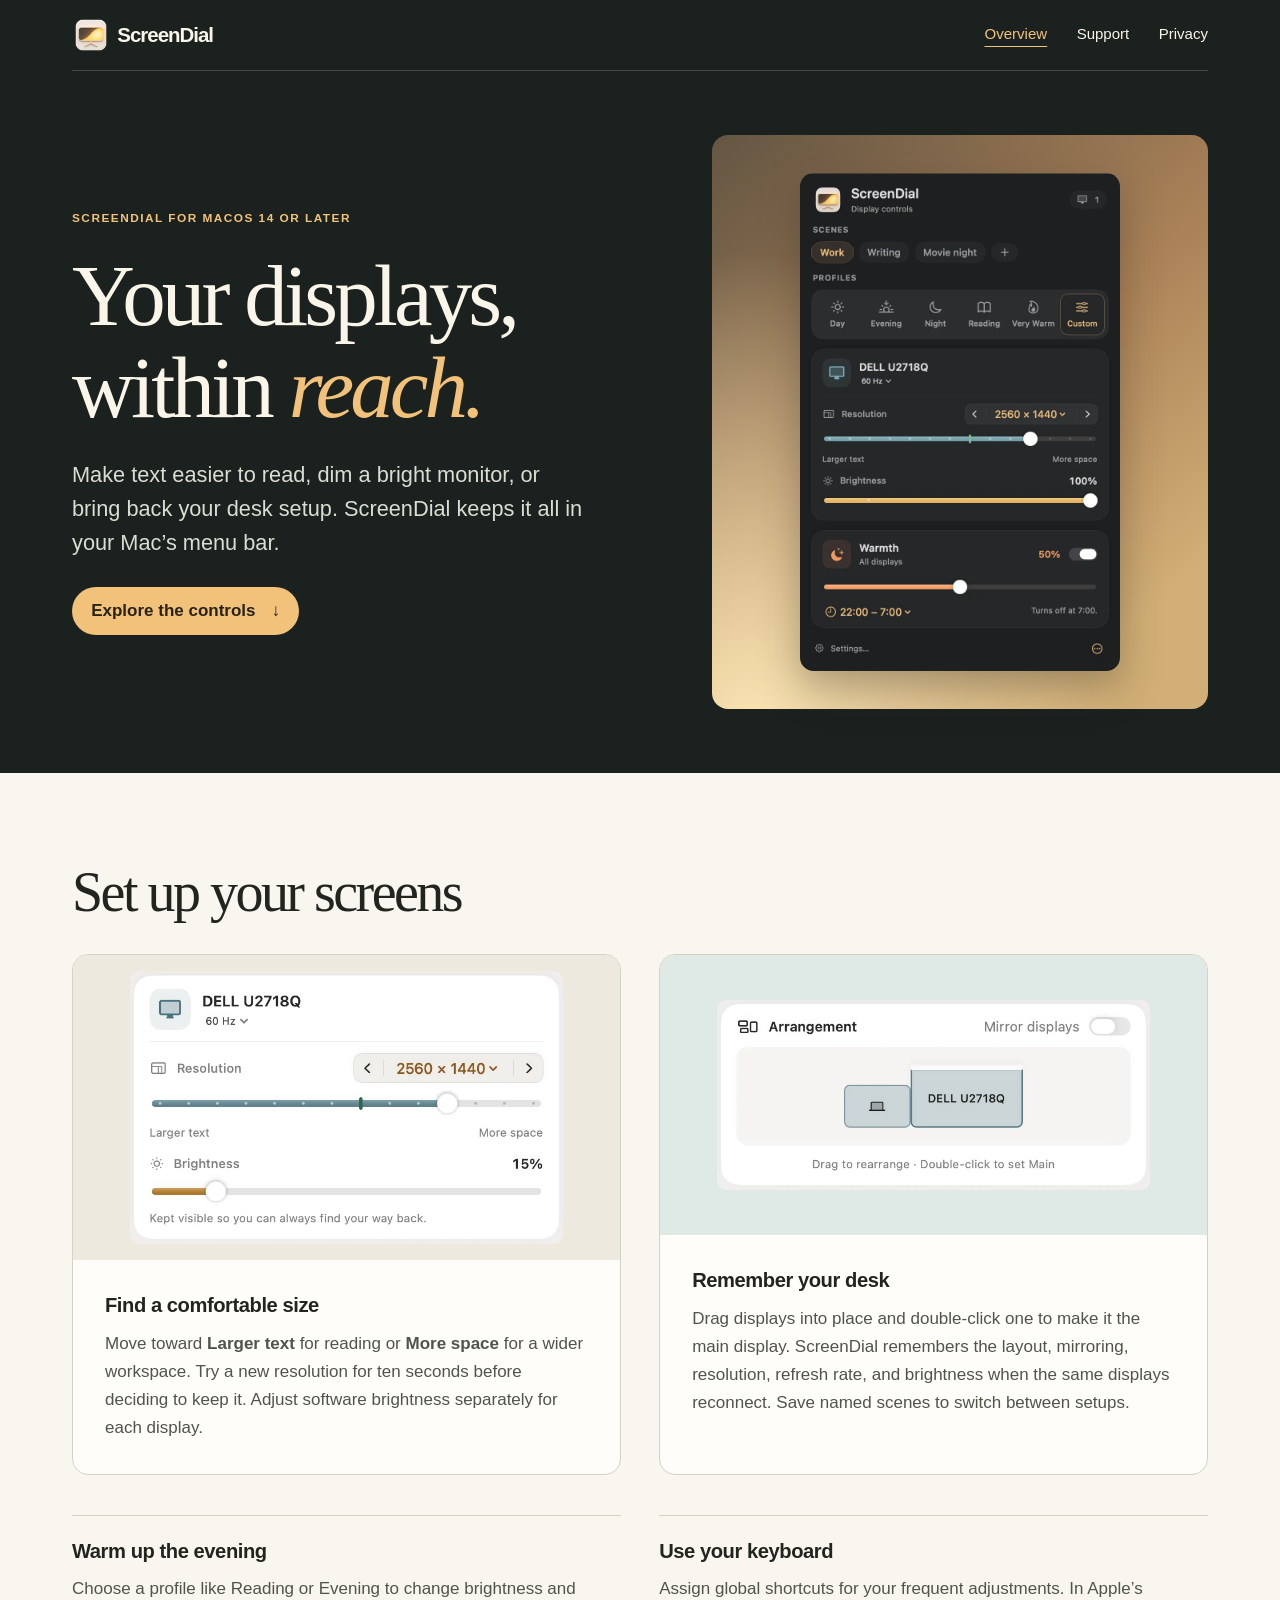
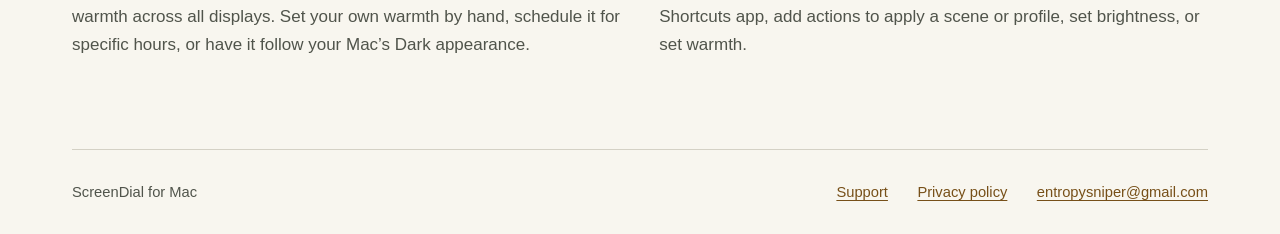
<file: index.html>
<!doctype html>
<html lang="en">
<head>
  <meta charset="utf-8">
  <meta name="viewport" content="width=device-width, initial-scale=1">
  <meta name="description" content="Adjust display scaling, brightness, and warmth from the Mac menu bar. Save a scene for each desk with ScreenDial for macOS 14 or later.">
  <meta name="referrer" content="no-referrer">
  <title>ScreenDial for Mac | Menu bar display controls</title>
  <link rel="icon" href="assets/screendial.png" type="image/png">
  <link rel="stylesheet" href="style.css">
</head>
<body>
  <a class="skip" href="#main">Skip to content</a>
  <header class="mast">
    <div class="wrap topbar">
      <a class="brand" href="index.html"><img src="assets/screendial.png" alt="" width="38" height="38">ScreenDial</a>
      <nav aria-label="Main navigation">
          <a href="index.html" aria-current="page">Overview</a>
          <a href="support.html">Support</a>
          <a href="privacy.html">Privacy</a>
      </nav>
    </div>
  </header>
  <main id="main" tabindex="-1">
    <div class="hero-band">
      <section class="hero wrap" aria-labelledby="product-title">
        <div class="headline">
          <p class="eyebrow">ScreenDial for macOS 14 or later</p>
          <h1 id="product-title">Your displays,<br>within <em>reach.</em></h1>
          <p class="lead">Make text easier to read, dim a bright monitor, or bring back your desk setup. ScreenDial keeps it all in your Mac’s menu bar.</p>
          <a class="button" href="#controls">Explore the controls <span aria-hidden="true">↓</span></a>
        </div>
        <div class="stage">
          <img src="assets/panel.webp" alt="ScreenDial panel showing saved scenes, five profiles, a resolution slider, and warmth scheduled from 10 pm to 7 am." width="800" height="1244" fetchpriority="high">
        </div>
      </section>
    </div>
    <section class="wrap controls" id="controls" aria-labelledby="controls-title">
      <h2 id="controls-title">Set up your screens</h2>
      <div class="cards">
        <article class="card">
          <div class="detail-image"><img src="assets/display-controls.webp" width="756" height="478" loading="lazy" alt="Resolution slider between Larger text and More space, above a separate brightness slider."></div>
          <div class="card-copy"><h3>Find a comfortable size</h3><p>Move toward <strong>Larger text</strong> for reading or <strong>More space</strong> for a wider workspace. Try a new resolution for ten seconds before deciding to keep it. Adjust software brightness separately for each display.</p></div>
        </article>
        <article class="card">
          <div class="detail-image desk"><img src="assets/arrangement.webp" width="756" height="332" loading="lazy" alt="Arrangement panel with a built-in screen next to an external monitor and a Mirror displays switch."></div>
          <div class="card-copy"><h3>Remember your desk</h3><p>Drag displays into place and double-click one to make it the main display. ScreenDial remembers the layout, mirroring, resolution, refresh rate, and brightness when the same displays reconnect. Save named scenes to switch between setups.</p></div>
        </article>
      </div>
      <div class="notes">
        <article><h3>Warm up the evening</h3><p>Choose a profile like Reading or Evening to change brightness and warmth across all displays. Set your own warmth by hand, schedule it for specific hours, or have it follow your Mac’s Dark appearance.</p></article>
        <article><h3>Use your keyboard</h3><p>Assign global shortcuts for your frequent adjustments. In Apple’s Shortcuts app, add actions to apply a scene or profile, set brightness, or set warmth.</p></article>
      </div>
    </section>
  </main>
  <footer class="wrap footer">
    <span>ScreenDial for Mac</span>
    <nav aria-label="Footer"><a href="support.html">Support</a><a href="privacy.html">Privacy policy</a><a href="mailto:entropysniper@gmail.com">entropysniper@gmail.com</a></nav>
  </footer>
</body>
</html>
</file>
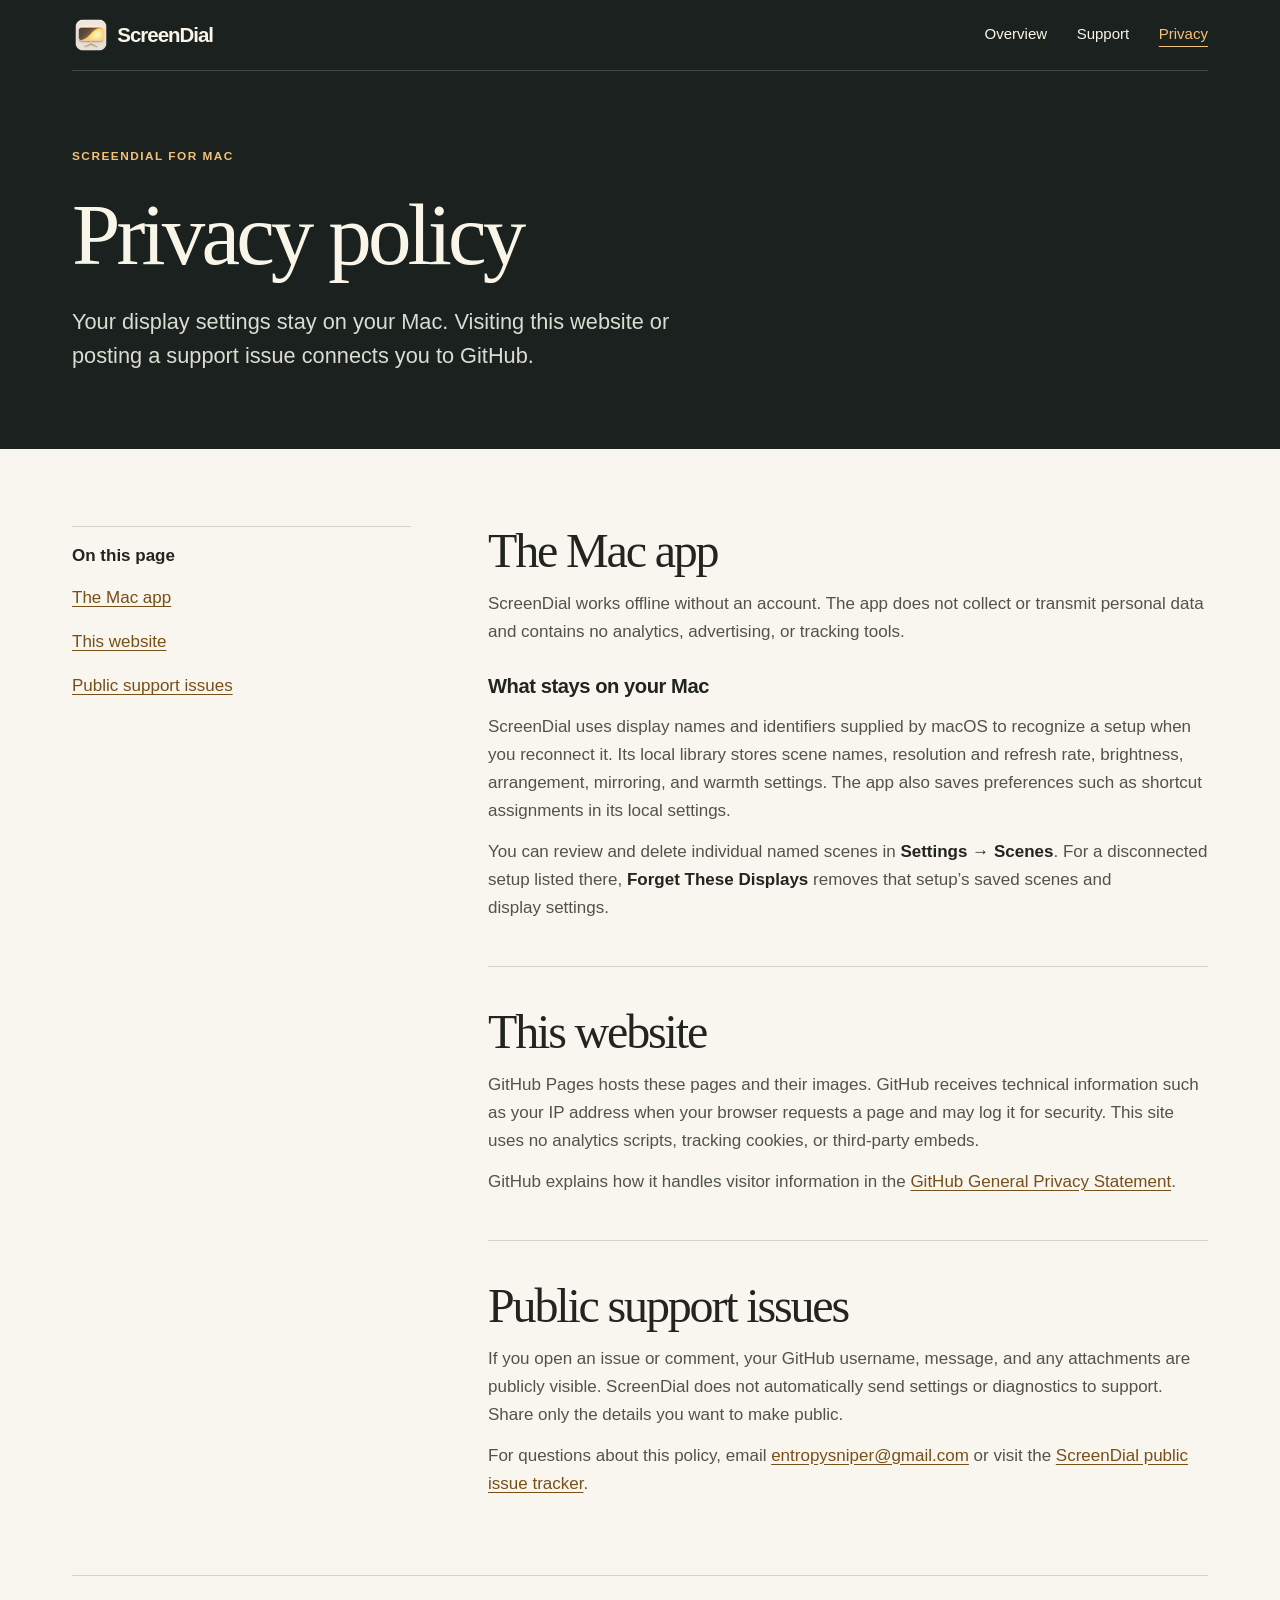
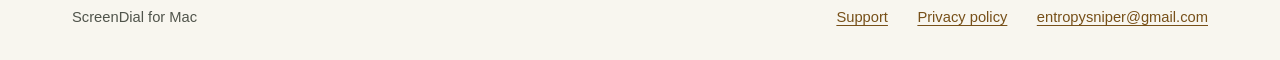
<file: privacy.html>
<!doctype html>
<html lang="en">
<head>
  <meta charset="utf-8">
  <meta name="viewport" content="width=device-width, initial-scale=1">
  <meta name="description" content="How ScreenDial stores display preferences on your Mac, how GitHub Pages handles visits, and what becomes public when you contact support.">
  <meta name="referrer" content="no-referrer">
  <title>ScreenDial Privacy Policy | App, website, and support</title>
  <link rel="icon" href="assets/screendial.png" type="image/png">
  <link rel="stylesheet" href="style.css">
</head>
<body>
  <a class="skip" href="#main">Skip to content</a>
  <header class="mast">
    <div class="wrap topbar">
      <a class="brand" href="index.html"><img src="assets/screendial.png" alt="" width="38" height="38">ScreenDial</a>
      <nav aria-label="Main navigation">
          <a href="index.html">Overview</a>
          <a href="support.html">Support</a>
          <a href="privacy.html" aria-current="page">Privacy</a>
      </nav>
    </div>
  </header>
  <main id="main" tabindex="-1">
    <div class="page-intro"><div class="wrap"><p class="eyebrow">ScreenDial for Mac</p><h1>Privacy policy</h1><p class="lead">Your display settings stay on your Mac. Visiting this website or posting a support issue connects you to GitHub.</p></div></div>
    <div class="wrap reading-layout">
      <nav class="toc" aria-label="Privacy topics"><strong>On this page</strong><a href="#app">The Mac app</a><a href="#site">This website</a><a href="#issues">Public support issues</a></nav>
      <div class="reading">
        <section id="app"><h2>The Mac app</h2><p>ScreenDial works offline without an account. The app does not collect or transmit personal data and contains no analytics, advertising, or tracking tools.</p>
          <h3>What stays on your Mac</h3><p>ScreenDial uses display names and identifiers supplied by macOS to recognize a setup when you reconnect it. Its local library stores scene names, resolution and refresh rate, brightness, arrangement, mirroring, and warmth settings. The app also saves preferences such as shortcut assignments in its local settings.</p><p>You can review and delete individual named scenes in <strong>Settings → Scenes</strong>. For a disconnected setup listed there, <strong>Forget These Displays</strong> removes that setup’s saved scenes and display settings.</p>
        </section>
        <section id="site"><h2>This website</h2><p>GitHub Pages hosts these pages and their images. GitHub receives technical information such as your IP address when your browser requests a page and may log it for security. This site uses no analytics scripts, tracking cookies, or third-party embeds.</p><p>GitHub explains how it handles visitor information in the <a href="https://docs.github.com/en/site-policy/privacy-policies/github-general-privacy-statement">GitHub General Privacy Statement</a>.</p></section>
        <section id="issues"><h2>Public support issues</h2><p>If you open an issue or comment, your GitHub username, message, and any attachments are publicly visible. ScreenDial does not automatically send settings or diagnostics to support. Share only the details you want to make public.</p><p>For questions about this policy, email <a href="mailto:entropysniper@gmail.com">entropysniper@gmail.com</a> or visit the <a href="https://github.com/entropysniper-app/screendial.app/issues">ScreenDial public issue tracker</a>.</p></section>
      </div>
    </div>
  </main>
  <footer class="wrap footer">
    <span>ScreenDial for Mac</span>
    <nav aria-label="Footer"><a href="support.html">Support</a><a href="privacy.html">Privacy policy</a><a href="mailto:entropysniper@gmail.com">entropysniper@gmail.com</a></nav>
  </footer>
</body>
</html>
</file>
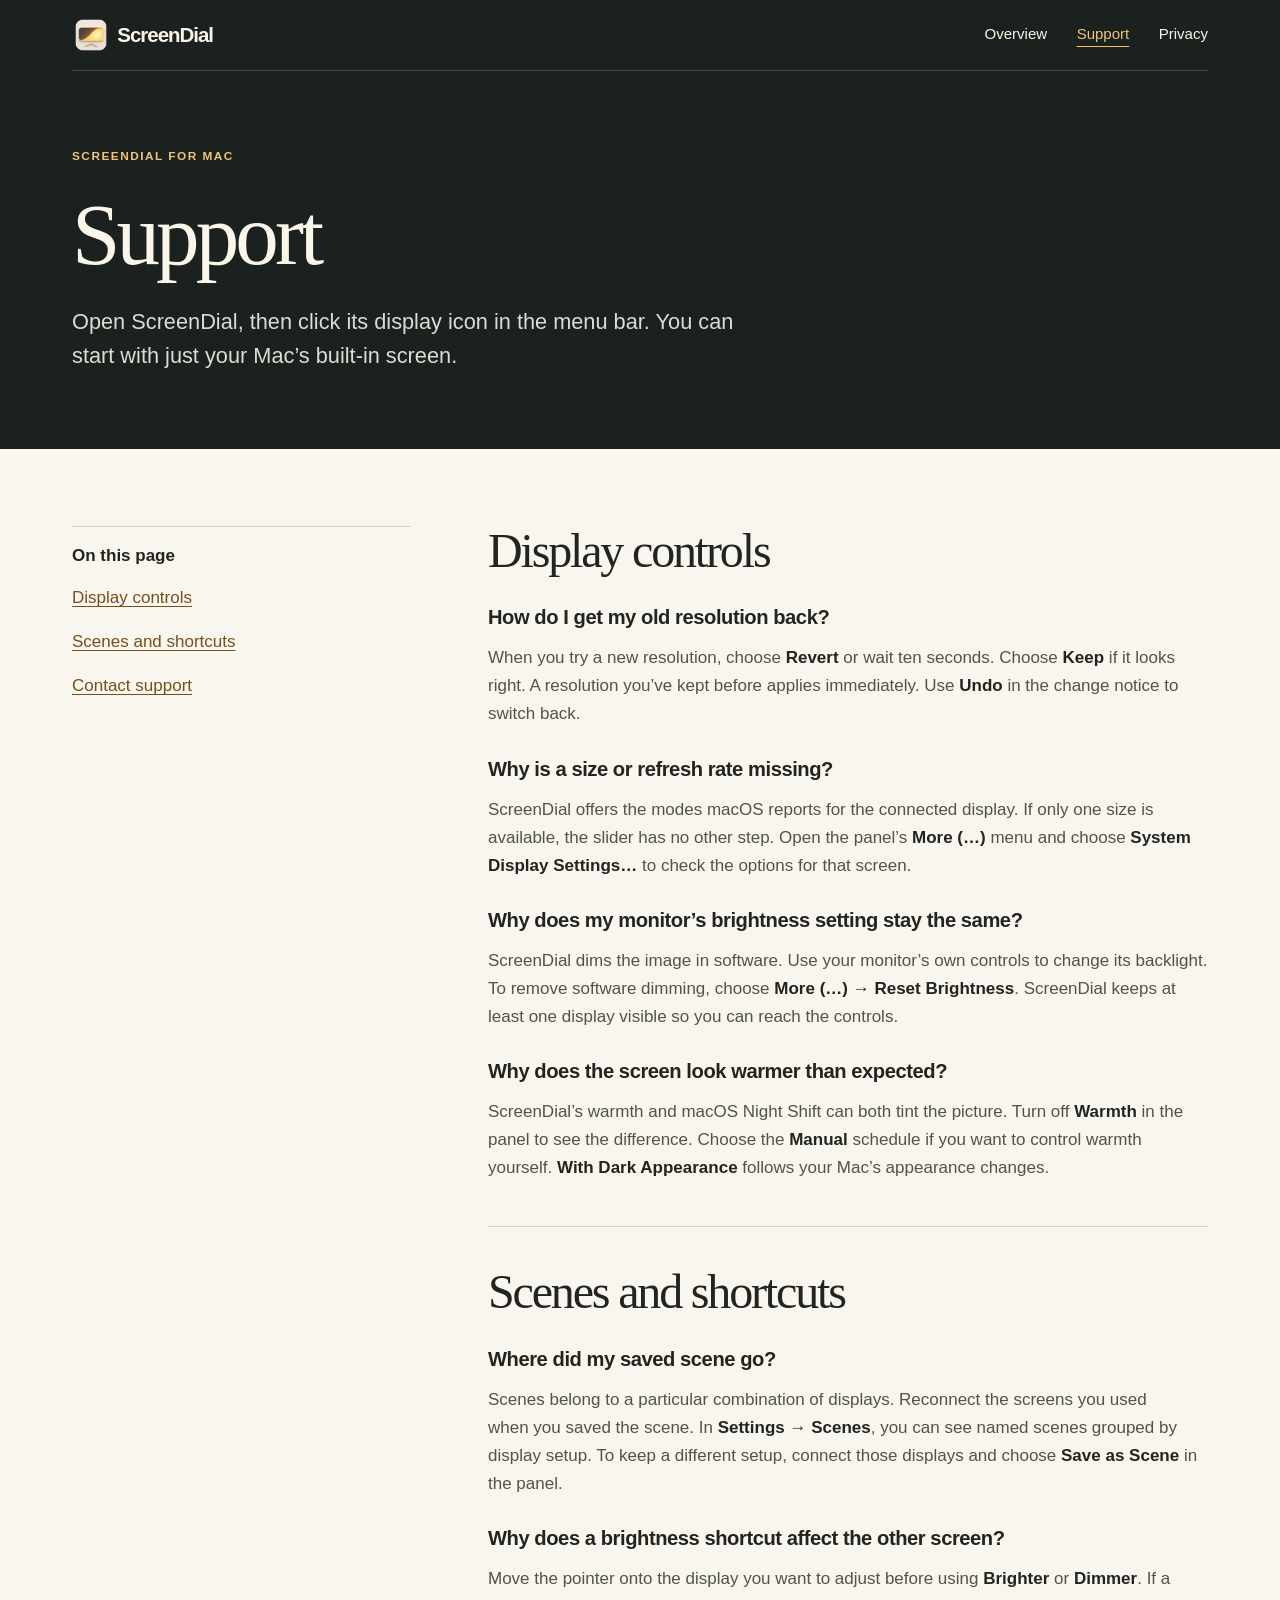
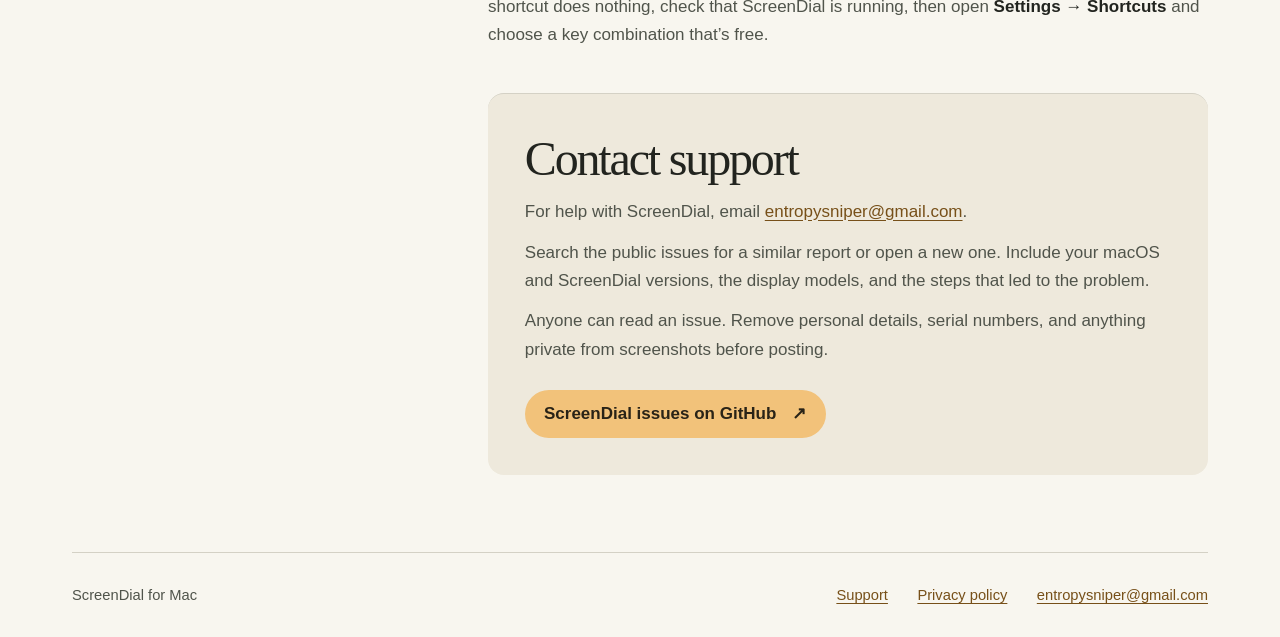
<file: support.html>
<!doctype html>
<html lang="en">
<head>
  <meta charset="utf-8">
  <meta name="viewport" content="width=device-width, initial-scale=1">
  <meta name="description" content="Get help with the ScreenDial menu bar panel, resolution, brightness, warmth, scenes, and keyboard shortcuts. Contact support by email or through GitHub issues.">
  <meta name="referrer" content="no-referrer">
  <title>ScreenDial Support | Setup and troubleshooting</title>
  <link rel="icon" href="assets/screendial.png" type="image/png">
  <link rel="stylesheet" href="style.css">
</head>
<body>
  <a class="skip" href="#main">Skip to content</a>
  <header class="mast">
    <div class="wrap topbar">
      <a class="brand" href="index.html"><img src="assets/screendial.png" alt="" width="38" height="38">ScreenDial</a>
      <nav aria-label="Main navigation">
          <a href="index.html">Overview</a>
          <a href="support.html" aria-current="page">Support</a>
          <a href="privacy.html">Privacy</a>
      </nav>
    </div>
  </header>
  <main id="main" tabindex="-1">
    <div class="page-intro"><div class="wrap"><p class="eyebrow">ScreenDial for Mac</p><h1>Support</h1><p class="lead">Open ScreenDial, then click its display icon in the menu bar. You can start with just your Mac’s built-in screen.</p></div></div>
    <div class="wrap reading-layout">
      <nav class="toc" aria-label="Support topics"><strong>On this page</strong><a href="#display">Display controls</a><a href="#scenes">Scenes and shortcuts</a><a href="#contact">Contact support</a></nav>
      <div class="reading">
        <section id="display"><h2>Display controls</h2>
          <h3>How do I get my old resolution back?</h3><p>When you try a new resolution, choose <strong>Revert</strong> or wait ten seconds. Choose <strong>Keep</strong> if it looks right. A resolution you’ve kept before applies immediately. Use <strong>Undo</strong> in the change notice to switch back.</p>
          <h3>Why is a size or refresh rate missing?</h3><p>ScreenDial offers the modes macOS reports for the connected display. If only one size is available, the slider has no other step. Open the panel’s <strong>More (…)</strong> menu and choose <strong>System Display Settings…</strong> to check the options for that screen.</p>
          <h3>Why does my monitor’s brightness setting stay the same?</h3><p>ScreenDial dims the image in software. Use your monitor’s own controls to change its backlight. To remove software dimming, choose <strong>More (…) → Reset Brightness</strong>. ScreenDial keeps at least one display visible so you can reach the controls.</p>
          <h3>Why does the screen look warmer than expected?</h3><p>ScreenDial’s warmth and macOS Night Shift can both tint the picture. Turn off <strong>Warmth</strong> in the panel to see the difference. Choose the <strong>Manual</strong> schedule if you want to control warmth yourself. <strong>With Dark Appearance</strong> follows your Mac’s appearance changes.</p>
        </section>
        <section id="scenes"><h2>Scenes and shortcuts</h2>
          <h3>Where did my saved scene go?</h3><p>Scenes belong to a particular combination of displays. Reconnect the screens you used when you saved the scene. In <strong>Settings → Scenes</strong>, you can see named scenes grouped by display setup. To keep a different setup, connect those displays and choose <strong>Save as Scene</strong> in the panel.</p>
          <h3>Why does a brightness shortcut affect the other screen?</h3><p>Move the pointer onto the display you want to adjust before using <strong>Brighter</strong> or <strong>Dimmer</strong>. If a shortcut does nothing, check that ScreenDial is running, then open <strong>Settings → Shortcuts</strong> and choose a key combination that’s free.</p>
        </section>
        <section id="contact" class="contact"><h2>Contact support</h2><p>For help with ScreenDial, email <a href="mailto:entropysniper@gmail.com">entropysniper@gmail.com</a>.</p><p>Search the public issues for a similar report or open a new one. Include your macOS and ScreenDial versions, the display models, and the steps that led to the problem.</p><p>Anyone can read an issue. Remove personal details, serial numbers, and anything private from screenshots before posting.</p><a class="button" href="https://github.com/entropysniper-app/screendial.app/issues">ScreenDial issues on GitHub <span aria-hidden="true">↗</span></a></section>
      </div>
    </div>
  </main>
  <footer class="wrap footer">
    <span>ScreenDial for Mac</span>
    <nav aria-label="Footer"><a href="support.html">Support</a><a href="privacy.html">Privacy policy</a><a href="mailto:entropysniper@gmail.com">entropysniper@gmail.com</a></nav>
  </footer>
</body>
</html>
</file>
<file: style.css>
:root {
  color-scheme: light;
  --paper: #f8f6ef;
  --card: #fffdf9;
  --ink: #22241f;
  --muted: #50544b;
  --line: #d4d1c5;
  --night: #1b211e;
  --light: #f9f5e8;
  --gold: #f2c27a;
  --accent: #775019;
  --serif: 'Iowan Old Style', 'Palatino Linotype', Palatino, Georgia, serif;
}
* { box-sizing: border-box; }
body {
  margin: 0;
  font: 1.0625rem/1.65 -apple-system, BlinkMacSystemFont, 'Segoe UI', sans-serif;
  color: var(--ink);
  background: var(--paper);
}
a { color: var(--accent); text-underline-offset: .2em; }
a:hover { text-decoration-thickness: 2px; }
a:focus-visible { outline: 3px solid #127bb1; outline-offset: 4px; }
img { display: block; max-width: 100%; height: auto; }
h1, h2, h3, p { margin: 0; }
h1, h2 { font-family: var(--serif); font-weight: 500; line-height: 1.06; letter-spacing: -.045em; }
h1 { font-size: clamp(3.4rem, 6.8vw, 6.3rem); }
h2 { font-size: clamp(2.25rem, 4.5vw, 3.5rem); }
h3 { font-size: 1.26rem; letter-spacing: -.022em; line-height: 1.35; }
p { text-wrap: pretty; }
.wrap { width: min(71rem, calc(100% - 3rem)); margin-inline: auto; }
.skip { position: absolute; z-index: 5; top: -8rem; left: 1rem; padding: .6rem 1rem; background: var(--card); }
.skip:focus { top: .5rem; }
.mast, .hero-band, .page-intro { background: var(--night); color: var(--light); }
.topbar, .footer { display: flex; align-items: center; justify-content: space-between; gap: 1rem; }
.topbar { padding-block: .8rem; border-bottom: 1px solid #434943; }
nav { display: flex; align-items: center; gap: clamp(.8rem, 2.3vw, 2rem); }
.topbar a, .footer a, .toc a { display: inline-flex; align-items: center; min-height: 44px; }
.topbar a { color: inherit; text-decoration: none; }
.brand { gap: .46rem; font-size: 1.28rem; font-weight: 700; letter-spacing: -.05em; }
.topbar nav a { font-size: .94rem; }
.topbar nav a:hover, .topbar nav a[aria-current] { color: var(--gold); text-decoration: underline; text-underline-offset: .45em; }
.hero { display: grid; grid-template-columns: 1fr .88fr; align-items: center; gap: clamp(2rem, 6vw, 6rem); padding-block: clamp(2.5rem, 5vw, 5rem); }
.eyebrow { font-size: .74rem; font-weight: 700; text-transform: uppercase; letter-spacing: .125em; color: var(--gold); margin-bottom: 1.35rem; }
h1 em { color: var(--gold); }
.lead { margin-top: 1.5rem; font-size: clamp(1.125rem, 1.7vw, 1.36rem); line-height: 1.56; color: #d9ddd2; max-width: 43ch; }
.button { display: inline-flex; align-items: center; gap: 1rem; min-height: 46px; margin-top: 1.65rem; padding: .63rem 1.2rem; border-radius: 2rem; background: var(--gold); color: #292317; font-weight: 650; text-decoration: none; }
.button:hover { text-decoration: underline; }
.stage { display: grid; place-items: center; padding: clamp(1.4rem, 3vw, 2.4rem); border-radius: 1rem; background: radial-gradient(ellipse at 8% 105%, #fbe6b4 0%, transparent 57%), linear-gradient(140deg, #645643, #ab8258 50%, #d2af76 85%); }
.stage img { width: min(100%, 20rem); border-radius: .85rem; box-shadow: 0 .9rem 2.5rem #322a2459; }
.controls { padding-block: clamp(3.3rem, 7vw, 6rem); }
.cards, .notes { display: grid; grid-template-columns: 1fr 1fr; gap: clamp(1.25rem, 3vw, 2.5rem); margin-top: 2rem; }
.card { overflow: hidden; background: var(--card); border: 1px solid var(--line); border-radius: 1rem; }
.detail-image { aspect-ratio: 1.95; background: #ede9df; display: grid; place-items: center; padding: 1rem; }
.detail-image.desk { background: #dfe9e5; }
.detail-image img { width: 84%; max-height: 100%; object-fit: contain; border-radius: .6rem; }
.card-copy { padding: clamp(1.25rem, 3vw, 2rem); }
.card-copy p, .notes p { margin-top: .65rem; color: var(--muted); }
.notes { margin-top: 2.5rem; }
.notes article { padding-top: 1.35rem; border-top: 1px solid var(--line); }
.page-intro { padding-block: clamp(2.6rem, 6vw, 5rem); }
.page-intro .lead { max-width: 55ch; }
.reading-layout { display: grid; grid-template-columns: minmax(11rem, 1fr) minmax(0, 45rem); gap: clamp(2rem, 6vw, 6rem); align-items: start; padding-block: clamp(3rem, 6vw, 5rem); }
.toc { align-items: start; flex-direction: column; gap: 0; border-top: 1px solid var(--line); padding-top: .9rem; }
.toc strong { margin-bottom: .4rem; }
.reading section + section { margin-top: 2.75rem; padding-top: 2.5rem; border-top: 1px solid var(--line); }
.reading section { scroll-margin-top: 1rem; }
.reading p { color: var(--muted); margin-top: .8rem; }
.reading h2 { font-size: clamp(2.15rem, 3.8vw, 3rem); }
.reading h3 { margin-top: 1.7rem; }
.reading strong { color: var(--ink); }
.contact { padding: clamp(1.25rem, 3vw, 2.3rem); background: #eee9dc; border-radius: 1rem; }
.footer { border-top: 1px solid var(--line); padding-block: 1.25rem; color: var(--muted); font-size: .92rem; }
@media (max-width: 48rem) {
  .hero, .reading-layout { grid-template-columns: 1fr; }
  .hero { gap: 2rem; }
  .stage img { width: min(100%, 19rem); }
  .reading-layout { gap: 2.5rem; }
  .toc { border-top: 0; border-bottom: 1px solid var(--line); padding: 0 0 1rem; }
}
@media (max-width: 36rem) {
  .wrap { width: calc(100% - 2rem); }
  .topbar, .footer { flex-wrap: wrap; gap: .35rem 1rem; }
  .topbar nav { gap: .85rem; }
  .cards, .notes { grid-template-columns: 1fr; }
  .stage { padding: 1.3rem; }
  .brand { font-size: 1.1rem; }
  .brand img { width: 30px; }
}
</file>
